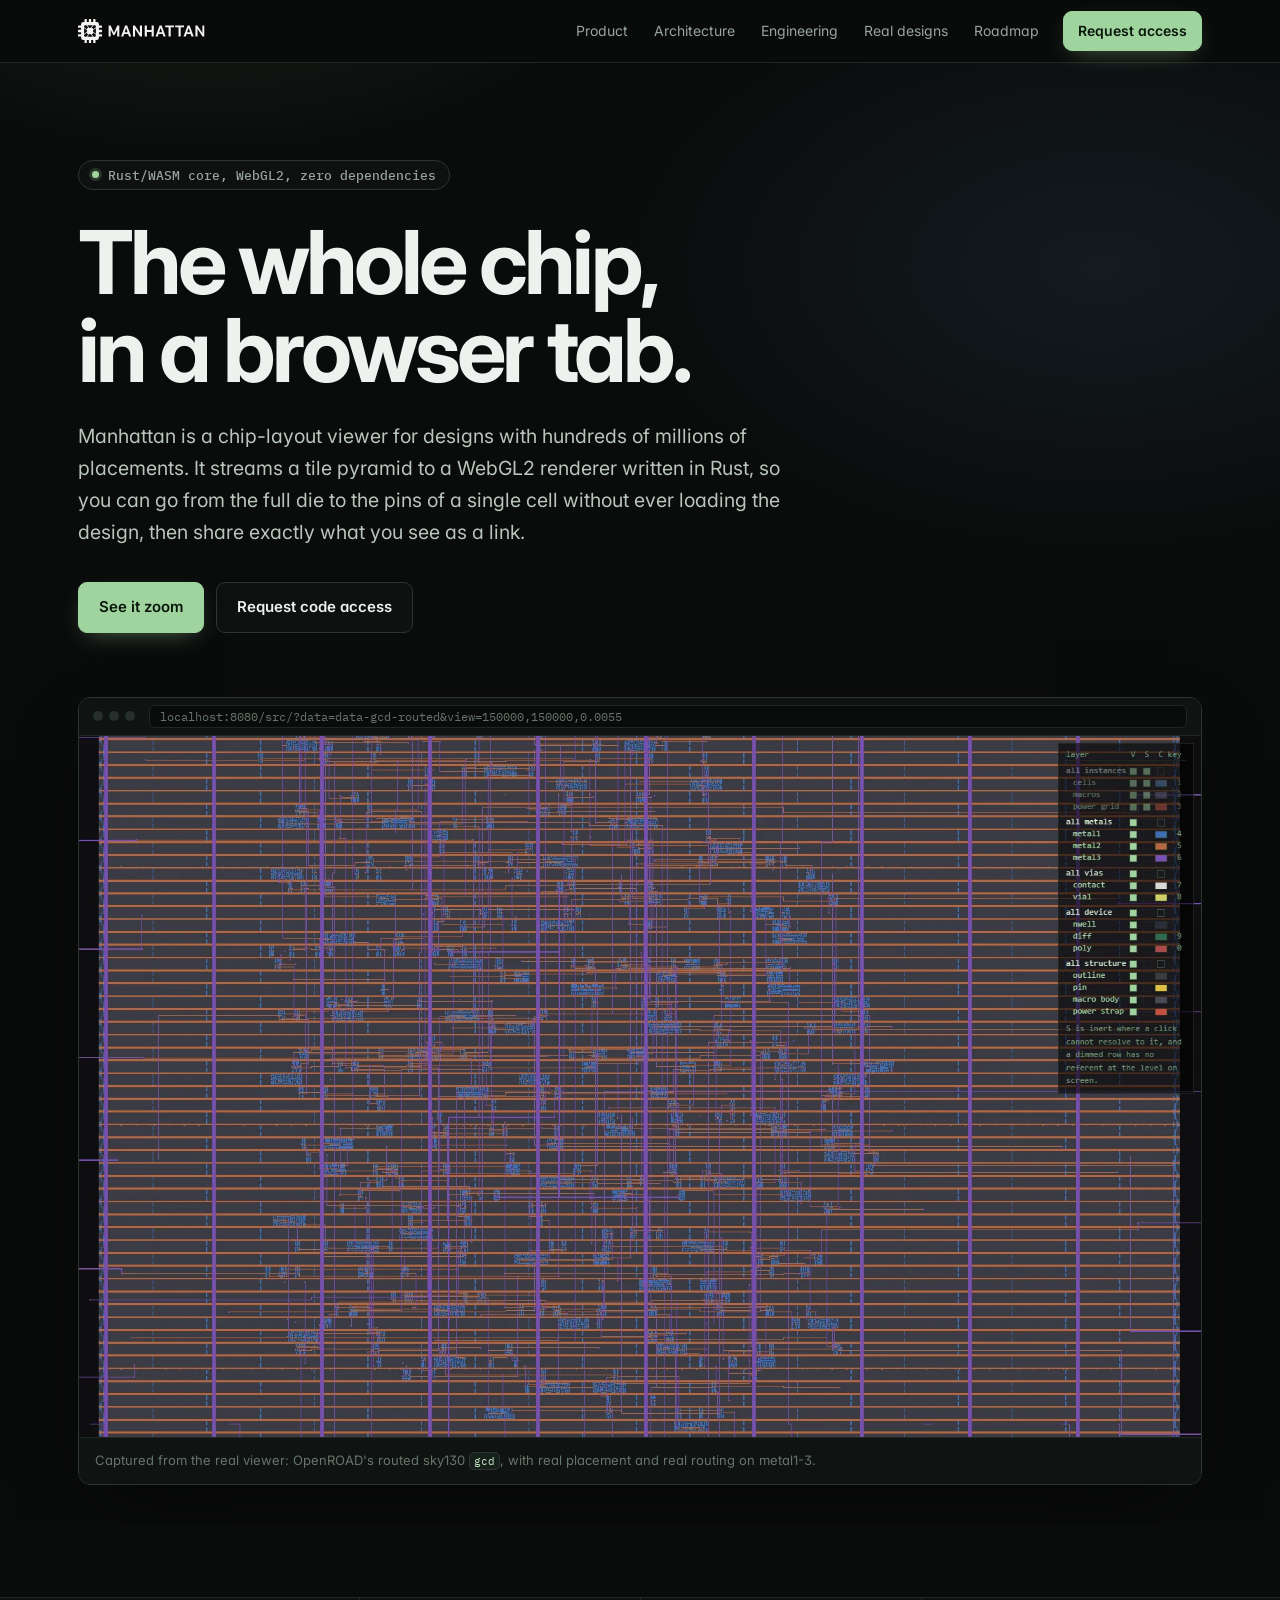
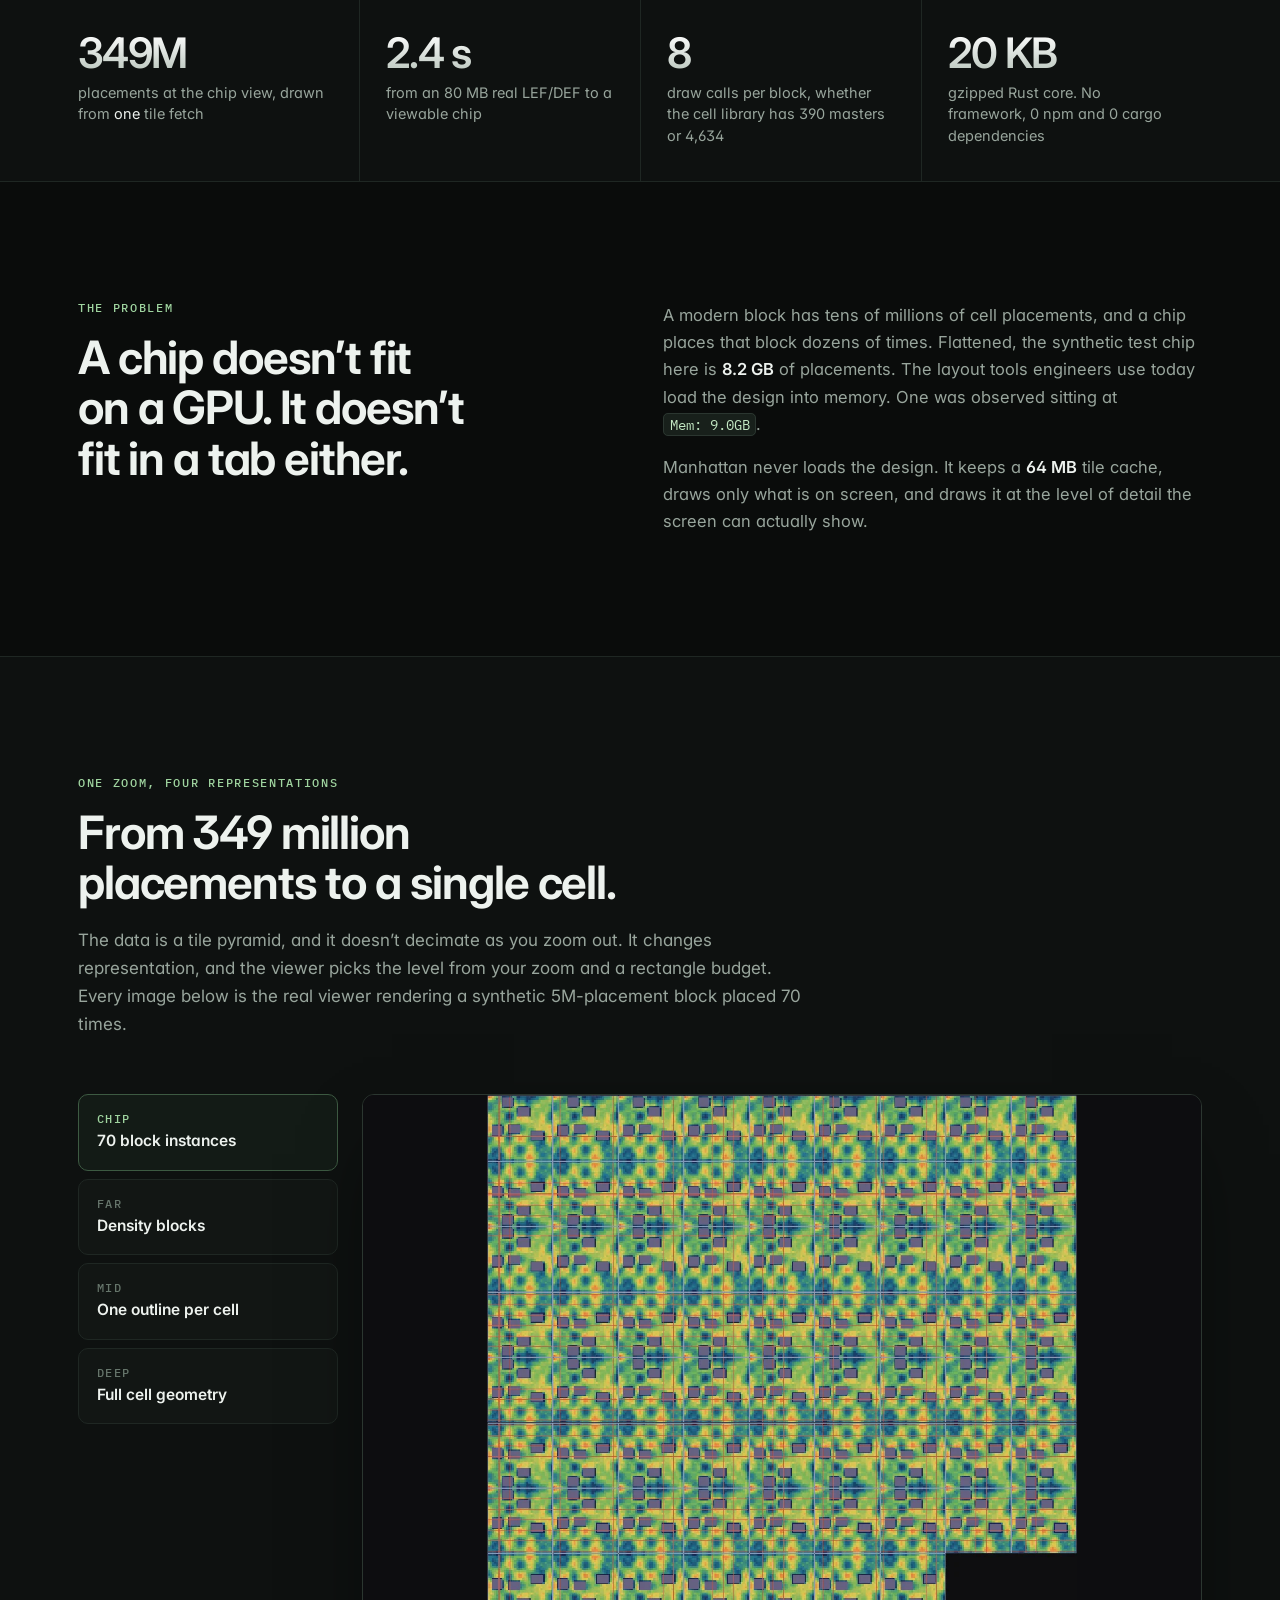
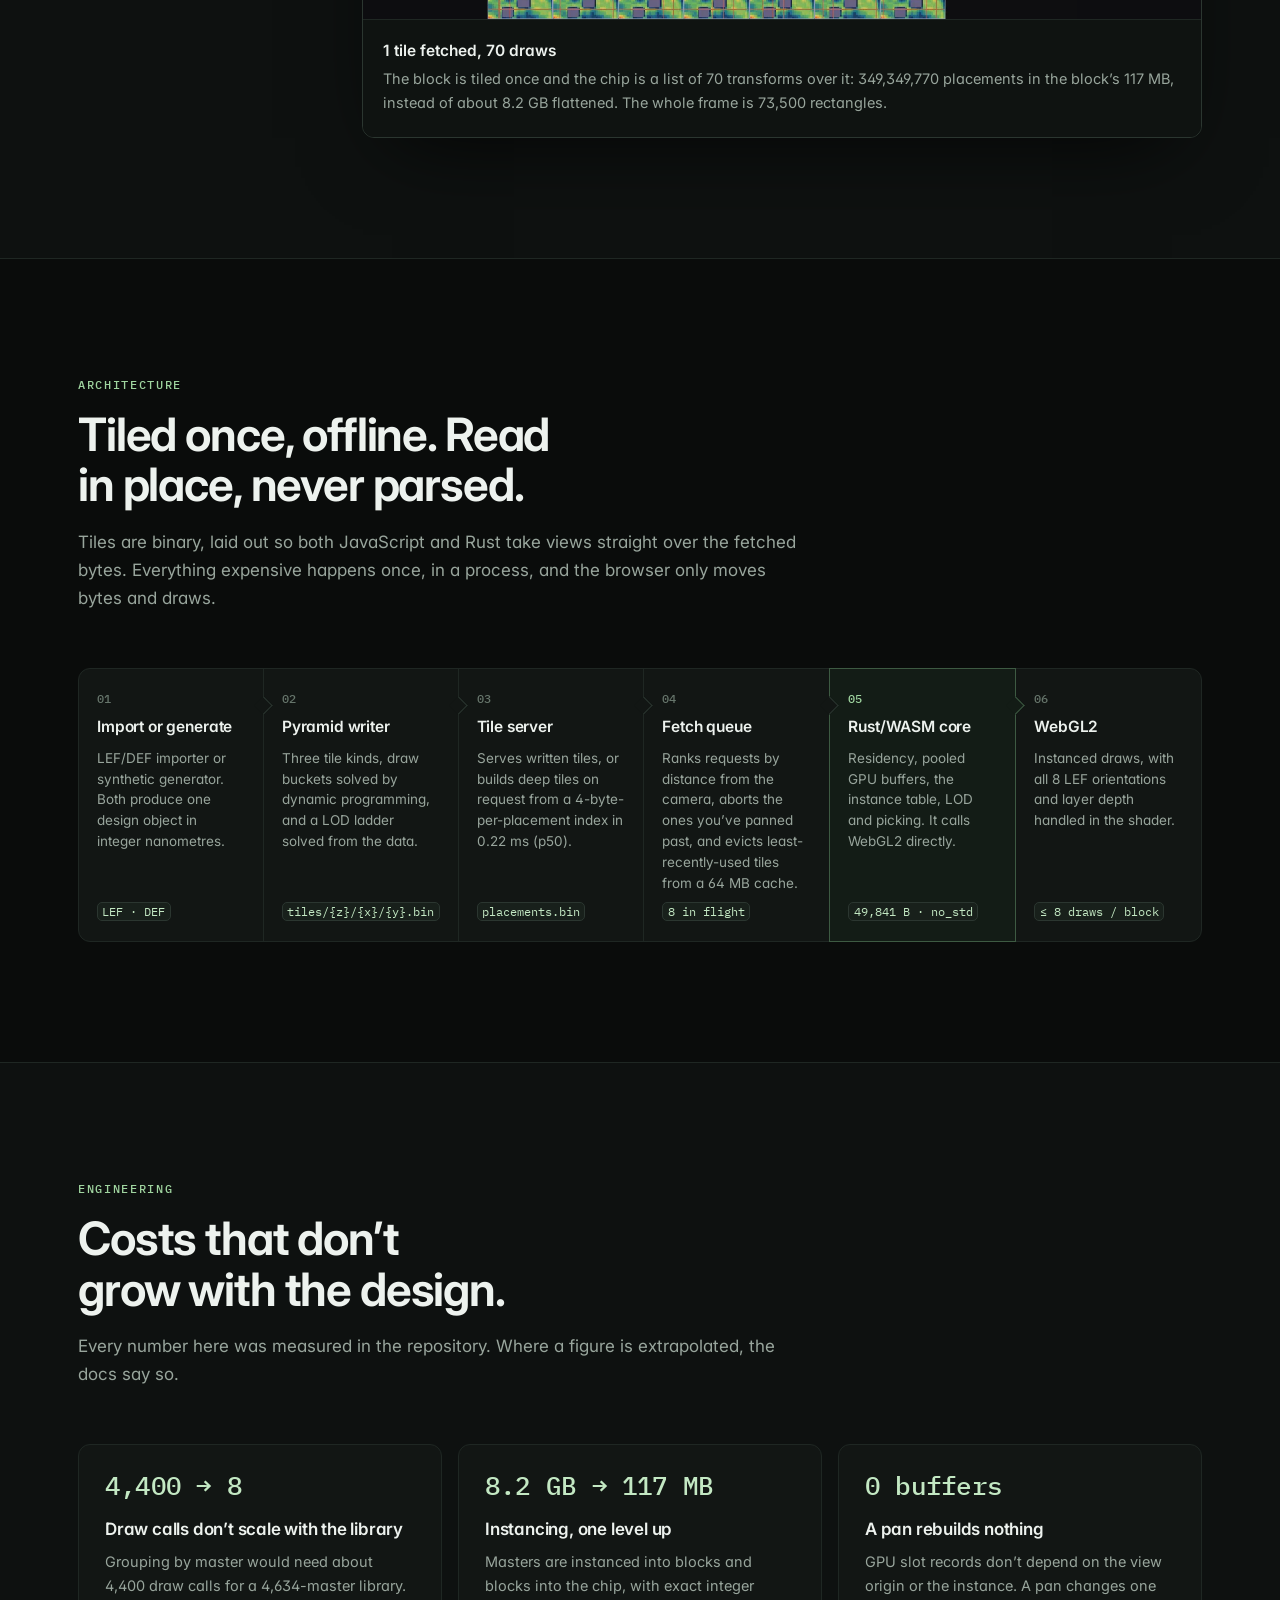
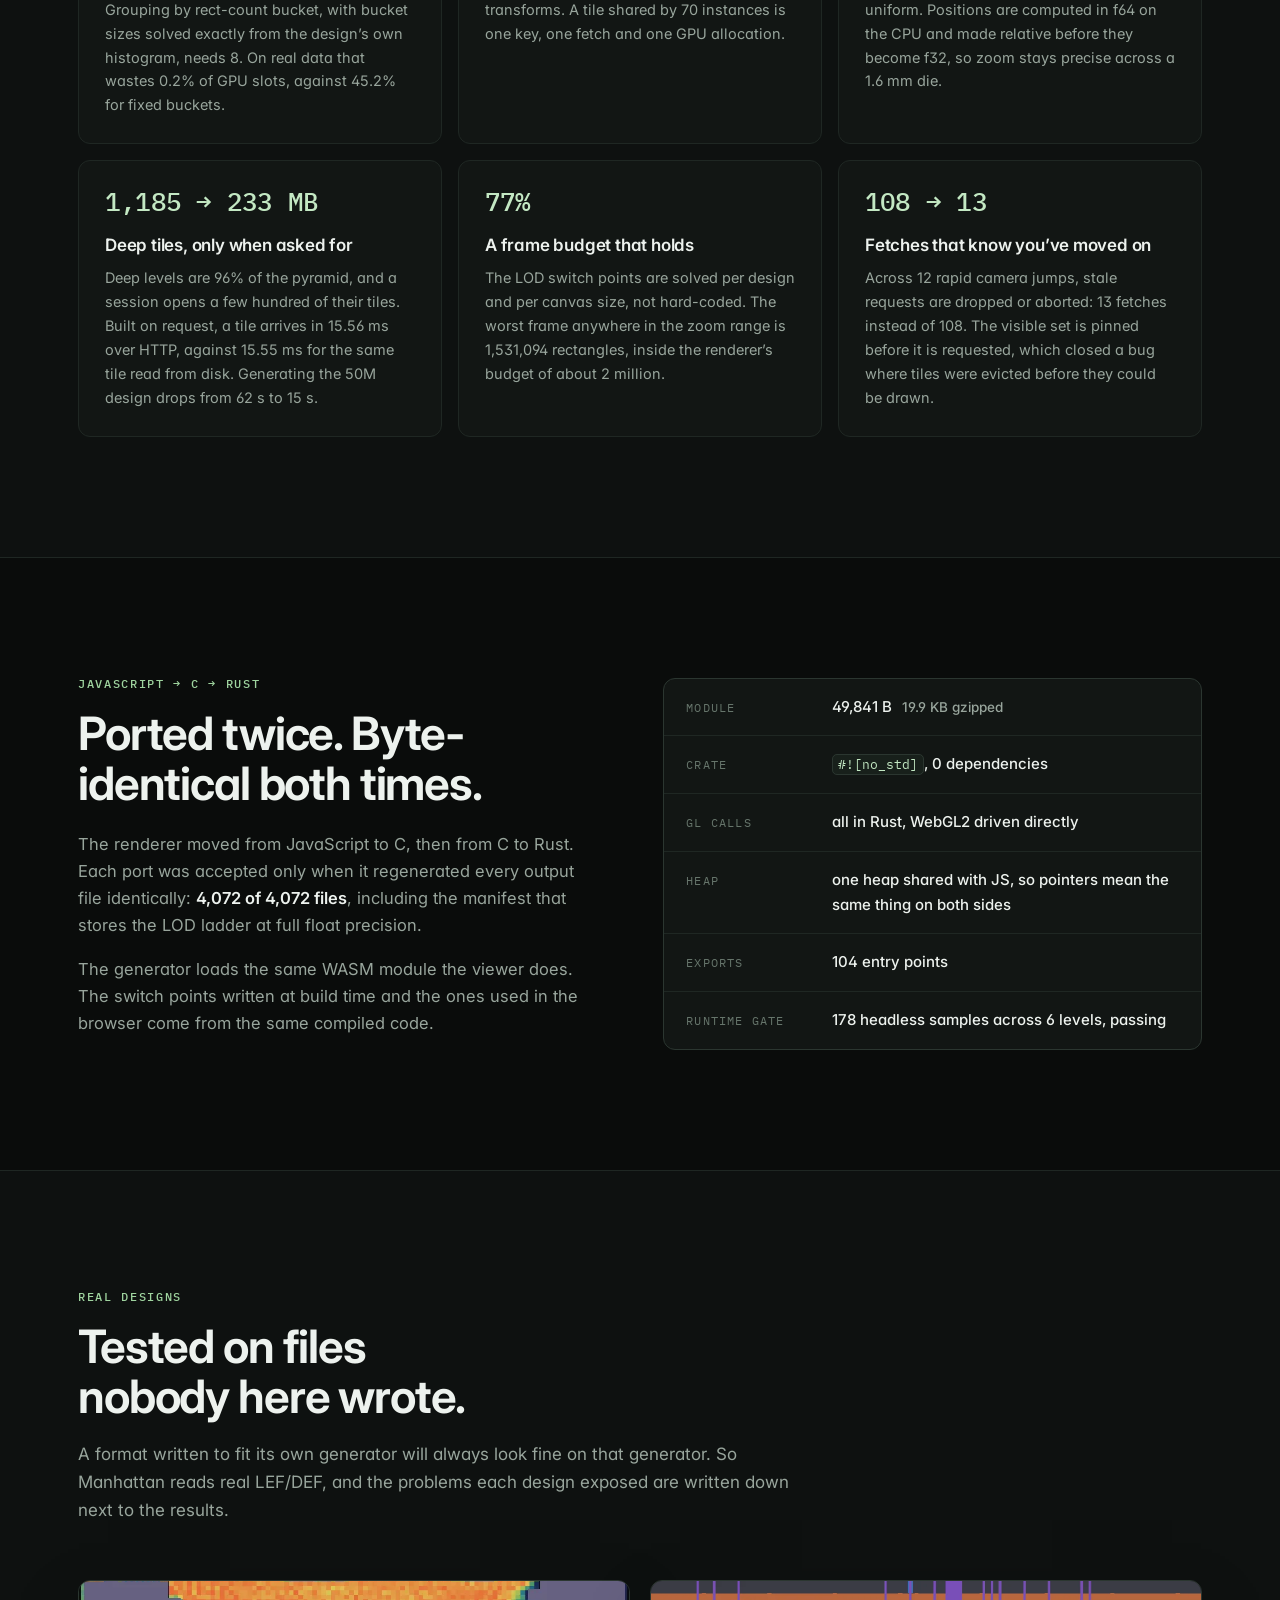
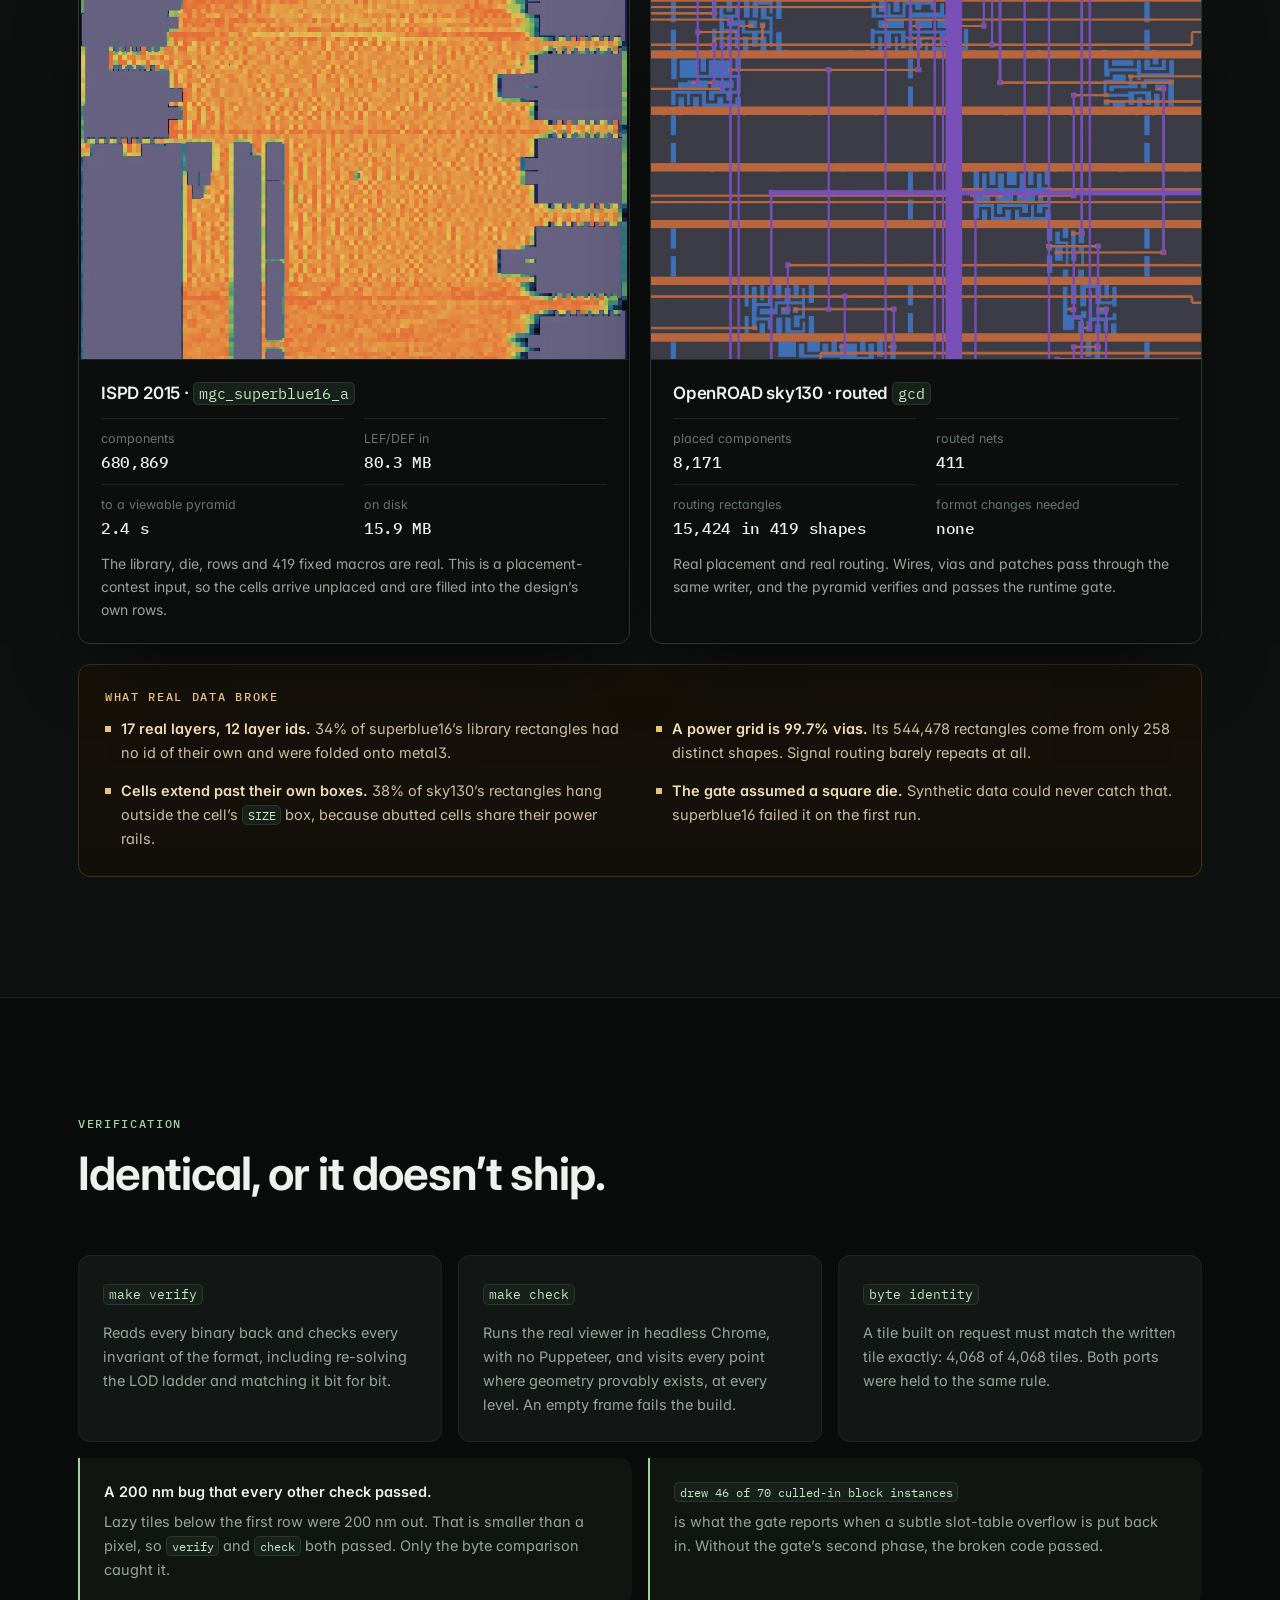
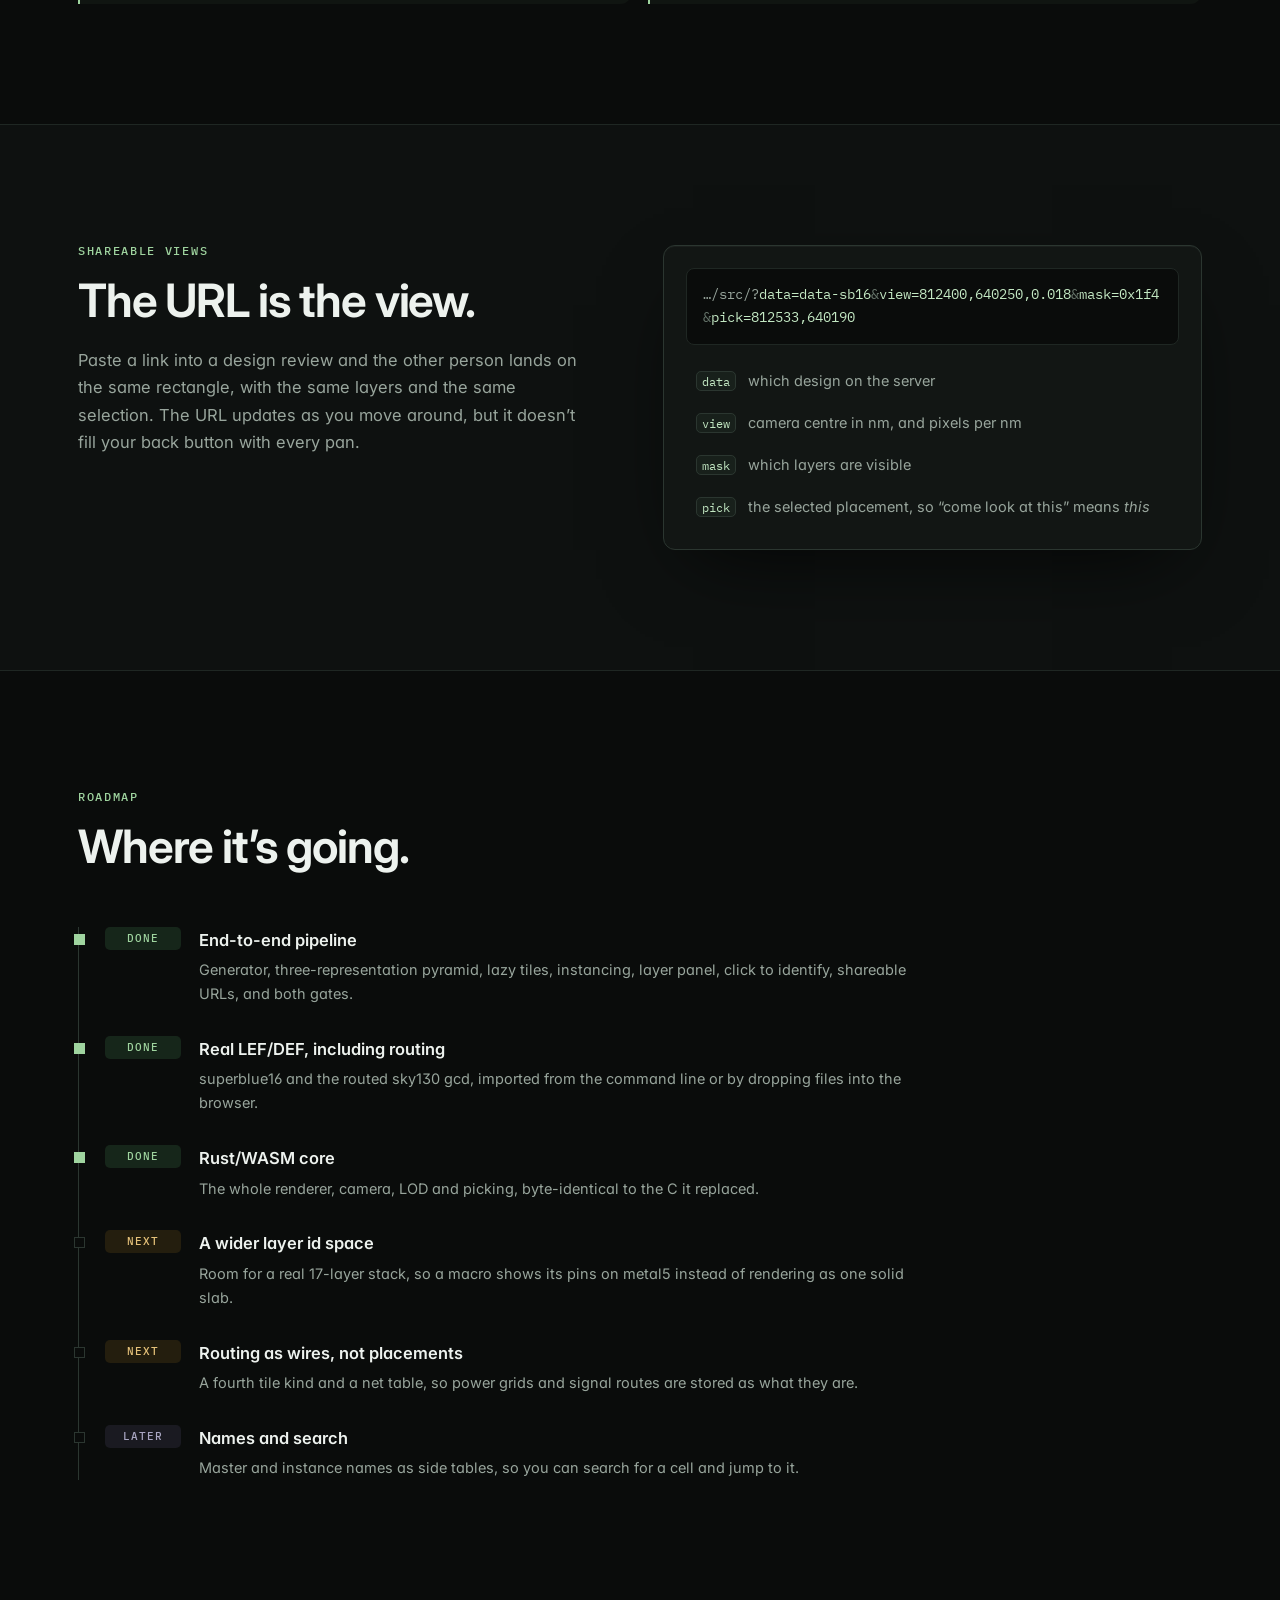
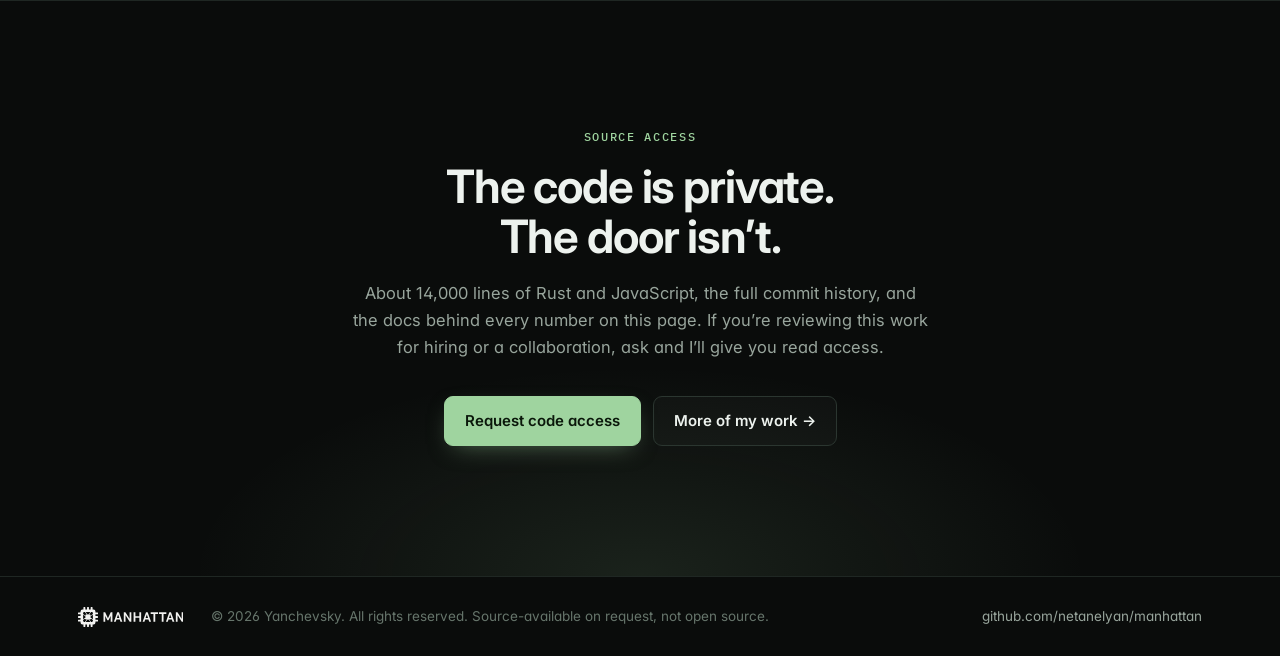
<file: index.html>
<!doctype html>
<html lang="en">
<head>
<meta charset="utf-8">
<meta name="viewport" content="width=device-width, initial-scale=1">
<title>Manhattan - Browser Chip Layout Viewer | WebGL2 + Rust/WASM</title>
<meta name="description" content="Manhattan is a browser-based chip layout viewer for LEF/DEF designs. A Rust/WASM WebGL2 core streams a tile pyramid: 349M placements from one tile fetch.">
<link rel="canonical" href="https://netanelyan.github.io/manhattan/">
<meta name="robots" content="index, follow, max-image-preview:large">
<meta name="author" content="Yanchevsky">
<meta name="theme-color" content="#0a0c0b">
<meta name="color-scheme" content="dark">

<!-- Open Graph (LinkedIn, Slack, Discord, WhatsApp, Facebook) -->
<meta property="og:type" content="website">
<meta property="og:site_name" content="Manhattan">
<meta property="og:url" content="https://netanelyan.github.io/manhattan/">
<meta property="og:title" content="Manhattan - The whole chip, in a browser tab">
<meta property="og:description" content="A chip layout viewer that streams hundreds of millions of placements to a 20 KB Rust/WASM WebGL2 core. Every view is a shareable link.">
<meta property="og:image" content="https://netanelyan.github.io/manhattan/og-image.png">
<meta property="og:image:type" content="image/png">
<meta property="og:image:width" content="1200">
<meta property="og:image:height" content="630">
<meta property="og:image:alt" content="Manhattan: the whole chip, in a browser tab. 349M placements from one tile fetch, 2.4 s from LEF/DEF to view, a 20 KB Rust core. Beside it, a real render of routed sky130 cells.">
<meta property="og:locale" content="en_US">

<!-- X / Twitter -->
<meta name="twitter:card" content="summary_large_image">
<meta name="twitter:title" content="Manhattan - The whole chip, in a browser tab">
<meta name="twitter:description" content="A chip layout viewer that streams hundreds of millions of placements to a 20 KB Rust/WASM WebGL2 core.">
<meta name="twitter:image" content="https://netanelyan.github.io/manhattan/og-image.png">
<meta name="twitter:image:alt" content="Manhattan share card with headline numbers and a real render of routed sky130 cells.">

<!-- Icons -->
<link rel="icon" href="favicon.ico" sizes="48x48">
<link rel="icon" href="favicon.svg" type="image/svg+xml">
<link rel="apple-touch-icon" href="apple-touch-icon.png">
<link rel="manifest" href="site.webmanifest">

<script type="application/ld+json">
{
  "@context": "https://schema.org",
  "@graph": [
    {
      "@type": "WebSite",
      "@id": "https://netanelyan.github.io/manhattan/#website",
      "url": "https://netanelyan.github.io/manhattan/",
      "name": "Manhattan",
      "inLanguage": "en"
    },
    {
      "@type": "SoftwareApplication",
      "@id": "https://netanelyan.github.io/manhattan/#software",
      "name": "Manhattan",
      "url": "https://netanelyan.github.io/manhattan/",
      "description": "A browser-based chip layout viewer for LEF/DEF designs. It streams a binary tile pyramid to a Rust/WebAssembly core that drives WebGL2, so hundreds of millions of placements can be viewed without loading the design.",
      "applicationCategory": "DeveloperApplication",
      "applicationSubCategory": "EDA / chip layout visualization",
      "operatingSystem": "Any (web browser with WebGL2)",
      "programmingLanguage": ["Rust", "JavaScript"],
      "image": "https://netanelyan.github.io/manhattan/og-image.png",
      "screenshot": "https://netanelyan.github.io/manhattan/img/viewer-gcd.webp",
      "featureList": [
        "Tile pyramid with three levels of detail: density, cell outlines, full cell geometry",
        "Block instancing: 349 million placements drawn from one tile fetch",
        "LEF/DEF import, including routing",
        "Rust/WASM WebGL2 core, 0 dependencies",
        "Shareable views: the URL is the camera, layers and selection"
      ],
      "copyrightHolder": { "@type": "Person", "name": "Yanchevsky" },
      "copyrightYear": 2026
    }
  ]
}
</script>

<link rel="preconnect" href="https://fonts.googleapis.com">
<link rel="preconnect" href="https://fonts.gstatic.com" crossorigin>
<link href="https://fonts.googleapis.com/css2?family=IBM+Plex+Mono:wght@400;500&family=Inter:wght@400;500;600;700&display=swap" rel="stylesheet">
<link rel="stylesheet" href="styles.css">
</head>
<body>
<!-- Logo, from manhattan-brand-assets/primary/svg/manhattan-logo-white.svg -->
<svg width="0" height="0" style="position:absolute" aria-hidden="true"><symbol id="logo" viewBox="4.8 4.8 792.6 150.4"><path transform="scale(0.8)" d="M61 6H71A4 4 0 0 1 75 10V30A4 4 0 0 1 71 34H61A4 4 0 0 1 57 30V10A4 4 0 0 1 61 6ZM61 166H71A4 4 0 0 1 75 170V190A4 4 0 0 1 71 194H61A4 4 0 0 1 57 190V170A4 4 0 0 1 61 166ZM10 57H30A4 4 0 0 1 34 61V71A4 4 0 0 1 30 75H10A4 4 0 0 1 6 71V61A4 4 0 0 1 10 57ZM170 57H190A4 4 0 0 1 194 61V71A4 4 0 0 1 190 75H170A4 4 0 0 1 166 71V61A4 4 0 0 1 170 57ZM95 6H105A4 4 0 0 1 109 10V30A4 4 0 0 1 105 34H95A4 4 0 0 1 91 30V10A4 4 0 0 1 95 6ZM95 166H105A4 4 0 0 1 109 170V190A4 4 0 0 1 105 194H95A4 4 0 0 1 91 190V170A4 4 0 0 1 95 166ZM10 91H30A4 4 0 0 1 34 95V105A4 4 0 0 1 30 109H10A4 4 0 0 1 6 105V95A4 4 0 0 1 10 91ZM170 91H190A4 4 0 0 1 194 95V105A4 4 0 0 1 190 109H170A4 4 0 0 1 166 105V95A4 4 0 0 1 170 91ZM129 6H139A4 4 0 0 1 143 10V30A4 4 0 0 1 139 34H129A4 4 0 0 1 125 30V10A4 4 0 0 1 129 6ZM129 166H139A4 4 0 0 1 143 170V190A4 4 0 0 1 139 194H129A4 4 0 0 1 125 190V170A4 4 0 0 1 129 166ZM10 125H30A4 4 0 0 1 34 129V139A4 4 0 0 1 30 143H10A4 4 0 0 1 6 139V129A4 4 0 0 1 10 125ZM170 125H190A4 4 0 0 1 194 129V139A4 4 0 0 1 190 143H170A4 4 0 0 1 166 139V129A4 4 0 0 1 170 125ZM48 30H152A18 18 0 0 1 170 48V152A18 18 0 0 1 152 170H48A18 18 0 0 1 30 152V48A18 18 0 0 1 48 30ZM64 54A10 10 0 0 0 54 64V136A10 10 0 0 0 64 146H136A10 10 0 0 0 146 136V64A10 10 0 0 0 136 54ZM75.45 51.31L95.83 76.78A2.5 2.5 0 0 1 91.92 79.9L71.55 54.44A2.5 2.5 0 0 1 75.45 51.31ZM71.55 145.56L91.92 120.1A2.5 2.5 0 0 1 95.83 123.22L75.45 148.69A2.5 2.5 0 0 1 71.55 145.56ZM54.44 71.55L79.9 91.92A2.5 2.5 0 0 1 76.78 95.83L51.31 75.45A2.5 2.5 0 0 1 54.44 71.55ZM148.69 75.45L123.22 95.83A2.5 2.5 0 0 1 120.1 91.92L145.56 71.55A2.5 2.5 0 0 1 148.69 75.45ZM128.45 54.44L108.08 79.9A2.5 2.5 0 0 1 104.17 76.78L124.55 51.31A2.5 2.5 0 0 1 128.45 54.44ZM124.55 148.69L104.17 123.22A2.5 2.5 0 0 1 108.08 120.1L128.45 145.56A2.5 2.5 0 0 1 124.55 148.69ZM51.31 124.55L76.78 104.17A2.5 2.5 0 0 1 79.9 108.08L54.44 128.45A2.5 2.5 0 0 1 51.31 124.55ZM145.56 128.45L120.1 108.08A2.5 2.5 0 0 1 123.22 104.17L148.69 124.55A2.5 2.5 0 0 1 145.56 128.45ZM82 76H118A6 6 0 0 1 124 82V118A6 6 0 0 1 118 124H82A6 6 0 0 1 76 118V82A6 6 0 0 1 82 76Z"/><path d="M196.5 45H209.1L229.9 90.2H230.1L251 45H263.6V115H250.5V72.4H250.3L234.2 105.2H225.8L209.8 72.4H209.6V115H196.5ZM300.2 45H312.6L338.2 115H324.4L318.7 99.5H294.1L288.4 115H274.6ZM315.7 88.3 306.4 61.7H306.2L297.2 88.3ZM349.2 45H361.4L392.6 92.5H392.8V45H405.9V115H393.7L362.5 67.6H362.3V115H349.2ZM422.9 45H436.5V74.3H466.1V45H479.7V115H466.1V85.9H436.5V115H422.9ZM516.3 45H528.7L554.3 115H540.5L534.8 99.5H510.2L504.5 115H490.7ZM531.8 88.3 522.5 61.7H522.3L513.3 88.3ZM572.2 56.5H551.3V45H606.7V56.5H585.8V115H572.2ZM634.6 56.5H613.7V45H669.1V56.5H648.2V115H634.6ZM691.7 45H704.1L729.7 115H715.9L710.2 99.5H685.6L679.9 115H666.1ZM707.2 88.3 697.9 61.7H697.7L688.7 88.3ZM740.7 45H752.9L784.1 92.5H784.3V45H797.4V115H785.2L754 67.6H753.8V115H740.7Z"/></symbol></svg>

<header class="nav">
  <div class="wrap nav-in">
    <a class="brand" href="#top" aria-label="Manhattan, back to top">
      <svg class="logo" width="126.5" height="24" viewBox="0 0 792.6 150.4" aria-hidden="true"><use href="#logo"/></svg>
    </a>
    <nav class="links" aria-label="Sections">
      <a href="#zoom">Product</a>
      <a href="#architecture">Architecture</a>
      <a href="#engineering">Engineering</a>
      <a href="#real-designs">Real designs</a>
      <a href="#roadmap">Roadmap</a>
    </nav>
    <a class="btn btn-sm" href="#access">Request access</a>
  </div>
</header>

<main id="top">

<!-- Hero -->
<section class="hero">
  <div class="hero-glow" aria-hidden="true"></div>
  <div class="wrap">
    <div class="hero-copy">
      <p class="pill"><span class="dot"></span>Rust/WASM core, WebGL2, zero dependencies</p>
      <h1>The whole chip,<br>in a browser tab.</h1>
      <p class="lede">
        Manhattan is a chip-layout viewer for designs with hundreds of millions of placements.
        It streams a tile pyramid to a WebGL2 renderer written in Rust, so you can go from the full die
        to the pins of a single cell without ever loading the design, then share exactly what you see as a link.
      </p>
      <div class="cta">
        <a class="btn" href="#zoom">See it zoom</a>
        <a class="btn btn-ghost" href="#access">Request code access</a>
      </div>
    </div>

    <figure class="frame hero-frame">
      <div class="frame-bar" aria-hidden="true">
        <span class="lights"><i></i><i></i><i></i></span>
        <span class="addr">localhost:8080/src/?data=data-gcd-routed&amp;view=150000,150000,0.0055</span>
      </div>
      <img src="img/viewer-gcd.webp" width="1600" height="1000" fetchpriority="high"
           alt="The Manhattan viewer showing the routed sky130 gcd design: rows of standard cells in blue, metal2 routing in orange, metal3 in purple, with the layer panel open on the right.">
      <figcaption>Captured from the real viewer: OpenROAD's routed sky130 <code>gcd</code>, with real placement and real routing on metal1-3.</figcaption>
    </figure>
  </div>
</section>

<!-- Proof strip -->
<section class="proof" aria-label="Key results">
  <div class="wrap proof-in">
    <div><b>349M</b><span>placements at the chip view, drawn from <em>one</em> tile fetch</span></div>
    <div><b>2.4 s</b><span>from an 80 MB real LEF/DEF to a viewable chip</span></div>
    <div><b>8</b><span>draw calls per block, whether the cell library has 390 masters or 4,634</span></div>
    <div><b>20 KB</b><span>gzipped Rust core. No framework, 0 npm and 0 cargo dependencies</span></div>
  </div>
</section>

<!-- Problem -->
<section class="section">
  <div class="wrap split">
    <div>
      <p class="eyebrow">The problem</p>
      <h2>A chip doesn’t fit on a GPU. It doesn’t fit in a tab either.</h2>
    </div>
    <div class="prose">
      <p>A modern block has tens of millions of cell placements, and a chip places that block dozens of times.
        Flattened, the synthetic test chip here is <strong>8.2 GB</strong> of placements. The layout tools engineers use
        today load the design into memory. One was observed sitting at <code>Mem: 9.0GB</code>.</p>
      <p>Manhattan never loads the design. It keeps a <strong>64 MB</strong> tile cache, draws only what is on screen,
        and draws it at the level of detail the screen can actually show.</p>
    </div>
  </div>
</section>

<!-- Zoom -->
<section id="zoom" class="section alt">
  <div class="wrap">
    <div class="head">
      <p class="eyebrow">One zoom, four representations</p>
      <h2>From 349 million placements to a single cell.</h2>
      <p class="sub">The data is a tile pyramid, and it doesn’t decimate as you zoom out. It changes representation, and the viewer picks the level from your zoom and a rectangle budget.
        Every image below is the real viewer rendering a synthetic 5M-placement block placed 70 times.</p>
    </div>

    <div class="zoom">
      <div class="zoom-tabs" role="tablist" aria-label="Zoom level">
        <button role="tab" aria-selected="true" aria-controls="zp" data-z="0">
          <span class="z-k">chip</span><span class="z-t">70 block instances</span><span class="bar"><i></i></span>
        </button>
        <button role="tab" aria-selected="false" aria-controls="zp" data-z="1">
          <span class="z-k">far</span><span class="z-t">Density blocks</span><span class="bar"><i></i></span>
        </button>
        <button role="tab" aria-selected="false" aria-controls="zp" data-z="2">
          <span class="z-k">mid</span><span class="z-t">One outline per cell</span><span class="bar"><i></i></span>
        </button>
        <button role="tab" aria-selected="false" aria-controls="zp" data-z="3">
          <span class="z-k">deep</span><span class="z-t">Full cell geometry</span><span class="bar"><i></i></span>
        </button>
      </div>

      <div class="zoom-stage frame" id="zp" role="tabpanel">
        <div class="zoom-imgs">
          <img class="on contain" data-z="0" src="img/zoom-1-chip.webp" width="960" height="853" alt="The full synthetic chip: a 9 by 8 grid of 70 identical blocks, each shown as a density map with macros.">
          <img data-z="1" src="img/zoom-2-block.webp" width="1320" height="1000" loading="lazy" alt="One block at far zoom: a density heat map with purple macros and a red power grid.">
          <img data-z="2" src="img/zoom-3-mid.webp" width="1280" height="800" loading="lazy" alt="Mid zoom: thousands of individual cell outlines in rows, with a macro and power straps.">
          <img data-z="3" src="img/zoom-4-deep.webp" width="1600" height="1000" loading="lazy" alt="Deep zoom: individual cells with diffusion, poly, contacts and pins, between power rails and straps.">
        </div>
        <div class="zoom-meta" aria-live="polite">
          <div class="zm on" data-z="0">
            <b>1 tile fetched, 70 draws</b>
            <span>The block is tiled once and the chip is a list of 70 transforms over it: 349,349,770 placements in the block’s 117 MB, instead of about 8.2 GB flattened. The whole frame is 73,500 rectangles.</span>
          </div>
          <div class="zm" data-z="1">
            <b>Merged density, macros and the power grid</b>
            <span>Placements merge into density blocks, coloured on a ramp stretched over the design’s own 5th to 95th percentile. Filler and decap area are shown as dead space.</span>
          </div>
          <div class="zm" data-z="2">
            <b>One rectangle per placement, one draw call</b>
            <span>Each cell becomes its outline. The level is dropped at 1.84 px per cell, before it turns into noise, and a 1.3× hysteresis band stops it flickering on the boundary.</span>
          </div>
          <div class="zm" data-z="3">
            <b>Every rectangle of every master</b>
            <span>Cell geometry comes from textures, orientation is applied in the vertex shader, and layer order comes from depth instead of a sort. Draws are grouped by rect-count bucket, so the library size doesn’t change the draw count.</span>
          </div>
        </div>
      </div>
    </div>
  </div>
</section>

<!-- Architecture -->
<section id="architecture" class="section">
  <div class="wrap">
    <div class="head">
      <p class="eyebrow">Architecture</p>
      <h2>Tiled once, offline. Read in place, never parsed.</h2>
      <p class="sub">Tiles are binary, laid out so both JavaScript and Rust take views straight over the fetched bytes.
        Everything expensive happens once, in a process, and the browser only moves bytes and draws.</p>
    </div>

    <ol class="pipe">
      <li>
        <span class="n">01</span>
        <b>Import or generate</b>
        <p>LEF/DEF importer or synthetic generator. Both produce one design object in integer nanometres.</p>
        <code>LEF · DEF</code>
      </li>
      <li>
        <span class="n">02</span>
        <b>Pyramid writer</b>
        <p>Three tile kinds, draw buckets solved by dynamic programming, and a LOD ladder solved from the data.</p>
        <code>tiles/{z}/{x}/{y}.bin</code>
      </li>
      <li>
        <span class="n">03</span>
        <b>Tile server</b>
        <p>Serves written tiles, or builds deep tiles on request from a 4-byte-per-placement index in 0.22 ms (p50).</p>
        <code>placements.bin</code>
      </li>
      <li>
        <span class="n">04</span>
        <b>Fetch queue</b>
        <p>Ranks requests by distance from the camera, aborts the ones you’ve panned past, and evicts least-recently-used tiles from a 64 MB cache.</p>
        <code>8 in flight</code>
      </li>
      <li class="hot">
        <span class="n">05</span>
        <b>Rust/WASM core</b>
        <p>Residency, pooled GPU buffers, the instance table, LOD and picking. It calls WebGL2 directly.</p>
        <code>49,841 B · no_std</code>
      </li>
      <li>
        <span class="n">06</span>
        <b>WebGL2</b>
        <p>Instanced draws, with all 8 LEF orientations and layer depth handled in the shader.</p>
        <code>≤ 8 draws / block</code>
      </li>
    </ol>
  </div>
</section>

<!-- Engineering -->
<section id="engineering" class="section alt">
  <div class="wrap">
    <div class="head">
      <p class="eyebrow">Engineering</p>
      <h2>Costs that don’t grow with the design.</h2>
      <p class="sub">Every number here was measured in the repository. Where a figure is extrapolated, the docs say so.</p>
    </div>

    <div class="cards">
      <article class="card">
        <p class="big">4,400 → 8</p>
        <h3>Draw calls don’t scale with the library</h3>
        <p>Grouping by master would need about 4,400 draw calls for a 4,634-master library. Grouping by rect-count bucket, with bucket sizes solved exactly from the design’s own histogram, needs 8. On real data that wastes 0.2% of GPU slots, against 45.2% for fixed buckets.</p>
      </article>
      <article class="card">
        <p class="big">8.2 GB → 117 MB</p>
        <h3>Instancing, one level up</h3>
        <p>Masters are instanced into blocks and blocks into the chip, with exact integer transforms. A tile shared by 70 instances is one key, one fetch and one GPU allocation.</p>
      </article>
      <article class="card">
        <p class="big">0 buffers</p>
        <h3>A pan rebuilds nothing</h3>
        <p>GPU slot records don’t depend on the view origin or the instance. A pan changes one uniform. Positions are computed in f64 on the CPU and made relative before they become f32, so zoom stays precise across a 1.6 mm die.</p>
      </article>
      <article class="card">
        <p class="big">1,185 → 233 MB</p>
        <h3>Deep tiles, only when asked for</h3>
        <p>Deep levels are 96% of the pyramid, and a session opens a few hundred of their tiles. Built on request, a tile arrives in 15.56 ms over HTTP, against 15.55 ms for the same tile read from disk. Generating the 50M design drops from 62 s to 15 s.</p>
      </article>
      <article class="card">
        <p class="big">77%</p>
        <h3>A frame budget that holds</h3>
        <p>The LOD switch points are solved per design and per canvas size, not hard-coded. The worst frame anywhere in the zoom range is 1,531,094 rectangles, inside the renderer’s budget of about 2 million.</p>
      </article>
      <article class="card">
        <p class="big">108 → 13</p>
        <h3>Fetches that know you’ve moved on</h3>
        <p>Across 12 rapid camera jumps, stale requests are dropped or aborted: 13 fetches instead of 108. The visible set is pinned before it is requested, which closed a bug where tiles were evicted before they could be drawn.</p>
      </article>
    </div>
  </div>
</section>

<!-- Port -->
<section class="section">
  <div class="wrap split">
    <div>
      <p class="eyebrow">JavaScript → C → Rust</p>
      <h2>Ported twice. Byte-identical both times.</h2>
      <p class="prose">
        The renderer moved from JavaScript to C, then from C to Rust. Each port was accepted only when it regenerated
        every output file identically: <strong>4,072 of 4,072 files</strong>, including the manifest
        that stores the LOD ladder at full float precision.
      </p>
      <p class="prose">
        The generator loads the same WASM module the viewer does. The switch points written at build time and the ones used
        in the browser come from the same compiled code.
      </p>
    </div>
    <div class="spec">
      <div class="spec-row"><span>module</span><b>49,841 B <em>19.9 KB gzipped</em></b></div>
      <div class="spec-row"><span>crate</span><b><code>#![no_std]</code>, 0 dependencies</b></div>
      <div class="spec-row"><span>GL calls</span><b>all in Rust, WebGL2 driven directly</b></div>
      <div class="spec-row"><span>heap</span><b>one heap shared with JS, so pointers mean the same thing on both sides</b></div>
      <div class="spec-row"><span>exports</span><b>104 entry points</b></div>
      <div class="spec-row"><span>runtime gate</span><b>178 headless samples across 6 levels, passing</b></div>
    </div>
  </div>
</section>

<!-- Real designs -->
<section id="real-designs" class="section alt">
  <div class="wrap">
    <div class="head">
      <p class="eyebrow">Real designs</p>
      <h2>Tested on files nobody here wrote.</h2>
      <p class="sub">A format written to fit its own generator will always look fine on that generator. So Manhattan reads real LEF/DEF,
        and the problems each design exposed are written down next to the results.</p>
    </div>

    <div class="designs">
      <figure class="design frame">
        <img src="img/sb16-die.webp" width="790" height="844" loading="lazy" alt="The superblue16 die: an orange density map of 680,869 cells around dozens of purple macro blocks.">
        <figcaption>
          <h3>ISPD 2015 · <code>mgc_superblue16_a</code></h3>
          <dl>
            <div><dt>components</dt><dd>680,869</dd></div>
            <div><dt>LEF/DEF in</dt><dd>80.3 MB</dd></div>
            <div><dt>to a viewable pyramid</dt><dd>2.4 s</dd></div>
            <div><dt>on disk</dt><dd>15.9 MB</dd></div>
          </dl>
          <p class="note">The library, die, rows and 419 fixed macros are real. This is a placement-contest input, so the cells arrive unplaced and are filled into the design’s own rows.</p>
        </figcaption>
      </figure>
      <figure class="design frame">
        <img src="img/gcd-cells.webp" width="1600" height="1000" loading="lazy" alt="Close-up of sky130 standard cells in blue, crossed by orange metal2 and purple metal3 routing with vias.">
        <figcaption>
          <h3>OpenROAD sky130 · routed <code>gcd</code></h3>
          <dl>
            <div><dt>placed components</dt><dd>8,171</dd></div>
            <div><dt>routed nets</dt><dd>411</dd></div>
            <div><dt>routing rectangles</dt><dd>15,424 in 419 shapes</dd></div>
            <div><dt>format changes needed</dt><dd>none</dd></div>
          </dl>
          <p class="note">Real placement and real routing. Wires, vias and patches pass through the same writer, and the pyramid verifies and passes the runtime gate.</p>
        </figcaption>
      </figure>
    </div>

    <div class="found">
      <p class="eyebrow">What real data broke</p>
      <ul>
        <li><b>17 real layers, 12 layer ids.</b> 34% of superblue16’s library rectangles had no id of their own and were folded onto metal3.</li>
        <li><b>A power grid is 99.7% vias.</b> Its 544,478 rectangles come from only 258 distinct shapes. Signal routing barely repeats at all.</li>
        <li><b>Cells extend past their own boxes.</b> 38% of sky130’s rectangles hang outside the cell’s <code>SIZE</code> box, because abutted cells share their power rails.</li>
        <li><b>The gate assumed a square die.</b> Synthetic data could never catch that. superblue16 failed it on the first run.</li>
      </ul>
    </div>
  </div>
</section>

<!-- Rigor -->
<section class="section">
  <div class="wrap">
    <div class="head">
      <p class="eyebrow">Verification</p>
      <h2>Identical, or it doesn’t ship.</h2>
    </div>
    <div class="gates">
      <div class="gate">
        <code>make verify</code>
        <p>Reads every binary back and checks every invariant of the format, including re-solving the LOD ladder and matching it bit for bit.</p>
      </div>
      <div class="gate">
        <code>make check</code>
        <p>Runs the real viewer in headless Chrome, with no Puppeteer, and visits every point where geometry provably exists, at every level. An empty frame fails the build.</p>
      </div>
      <div class="gate">
        <code>byte identity</code>
        <p>A tile built on request must match the written tile exactly: 4,068 of 4,068 tiles. Both ports were held to the same rule.</p>
      </div>
    </div>
    <div class="stories">
      <blockquote><b>A 200 nm bug that every other check passed.</b> Lazy tiles below the first row were 200 nm out. That is smaller than a pixel, so <code>verify</code> and <code>check</code> both passed. Only the byte comparison caught it.</blockquote>
      <blockquote><b><code>drew 46 of 70 culled-in block instances</code></b> is what the gate reports when a subtle slot-table overflow is put back in. Without the gate’s second phase, the broken code passed.</blockquote>
    </div>
  </div>
</section>

<!-- Share -->
<section id="share" class="section alt">
  <div class="wrap split">
    <div>
      <p class="eyebrow">Shareable views</p>
      <h2>The URL is the view.</h2>
      <p class="prose">
        Paste a link into a design review and the other person lands on the same rectangle, with the same layers and the same
        selection. The URL updates as you move around, but it doesn’t fill your back button with every pan.
      </p>
    </div>
    <div class="url-card frame">
      <div class="url">
        <span class="u-host">…/src/?</span><span class="u-p" data-i="0">data=data-sb16</span>&amp;<span class="u-p" data-i="1">view=812400,640250,0.018</span>&amp;<span class="u-p" data-i="2">mask=0x1f4</span>&amp;<span class="u-p" data-i="3">pick=812533,640190</span>
      </div>
      <ul class="url-legend">
        <li data-i="0"><code>data</code> which design on the server</li>
        <li data-i="1"><code>view</code> camera centre in nm, and pixels per nm</li>
        <li data-i="2"><code>mask</code> which layers are visible</li>
        <li data-i="3"><code>pick</code> the selected placement, so “come look at this” means <em>this</em></li>
      </ul>
    </div>
  </div>
</section>

<!-- Roadmap -->
<section id="roadmap" class="section">
  <div class="wrap">
    <div class="head">
      <p class="eyebrow">Roadmap</p>
      <h2>Where it’s going.</h2>
    </div>
    <ol class="road">
      <li><span class="st done">done</span><div><b>End-to-end pipeline</b><p>Generator, three-representation pyramid, lazy tiles, instancing, layer panel, click to identify, shareable URLs, and both gates.</p></div></li>
      <li><span class="st done">done</span><div><b>Real LEF/DEF, including routing</b><p>superblue16 and the routed sky130 gcd, imported from the command line or by dropping files into the browser.</p></div></li>
      <li><span class="st done">done</span><div><b>Rust/WASM core</b><p>The whole renderer, camera, LOD and picking, byte-identical to the C it replaced.</p></div></li>
      <li><span class="st next">next</span><div><b>A wider layer id space</b><p>Room for a real 17-layer stack, so a macro shows its pins on metal5 instead of rendering as one solid slab.</p></div></li>
      <li><span class="st next">next</span><div><b>Routing as wires, not placements</b><p>A fourth tile kind and a net table, so power grids and signal routes are stored as what they are.</p></div></li>
      <li><span class="st later">later</span><div><b>Names and search</b><p>Master and instance names as side tables, so you can search for a cell and jump to it.</p></div></li>
    </ol>
  </div>
</section>

<!-- Access -->
<section id="access" class="final">
  <div class="wrap final-in">
    <p class="eyebrow">Source access</p>
    <h2>The code is private. The door isn’t.</h2>
    <p>About 14,000 lines of Rust and JavaScript, the full commit history, and the docs behind every number on this page.
      If you’re reviewing this work for hiring or a collaboration, ask and I’ll give you read access.</p>
    <div class="cta">
      <a class="btn" href="https://github.com/netanelyan/manhattan/issues/new?title=Code%20access%20request&amp;body=Who%20I%20am%20and%20why%20I%27d%20like%20to%20see%20the%20source%3A%0A">Request code access</a>
      <a class="btn btn-ghost" href="https://github.com/netanelyan">More of my work →</a>
    </div>
  </div>
</section>

</main>

<footer class="foot">
  <div class="wrap foot-in">
    <span class="brand"><svg class="logo" width="105.4" height="20" viewBox="0 0 792.6 150.4" role="img" aria-label="Manhattan"><use href="#logo"/></svg></span>
    <span>© 2026 Yanchevsky. All rights reserved. Source-available on request, not open source.</span>
    <a href="https://github.com/netanelyan/manhattan">github.com/netanelyan/manhattan</a>
  </div>
</footer>

<script src="main.js" type="module"></script>
</body>
</html>
</file>
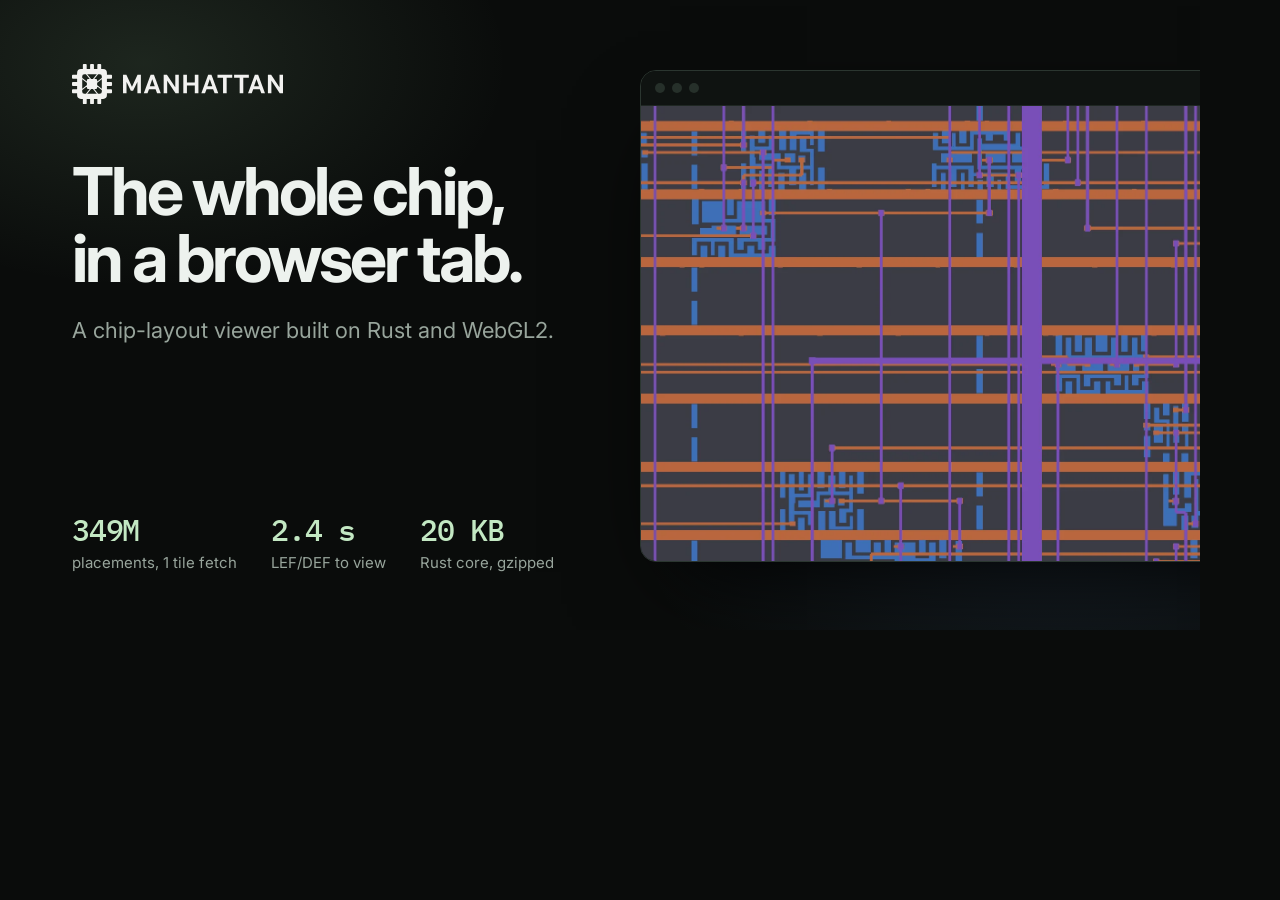
<file: tools/og-image.html>
<!doctype html>
<!-- Source for website/og-image.png (1200x630). Regenerate with tools/build-seo-assets.sh. -->
<html lang="en">
<head>
<meta charset="utf-8">
<title>og image</title>
<link href="https://fonts.googleapis.com/css2?family=IBM+Plex+Mono:wght@500&family=Inter:wght@500;600;700&display=block" rel="stylesheet">
<style>
  :root { --bg: #0a0c0b; --line: #2b3630; --text: #edf2ee; --muted: #98a59c; --accent: #9fd49f; --cell: #5785bd; --power: #d15742; }
  html, body { margin: 0; width: 1200px; height: 630px; overflow: hidden; background: var(--bg); }
  body { font-family: Inter, sans-serif; color: var(--text); position: relative; }
  .glow { position: absolute; inset: 0;
    background: radial-gradient(520px 320px at 12% 10%, rgba(159,212,159,.13), transparent 70%),
                radial-gradient(600px 400px at 88% 80%, rgba(87,133,189,.16), transparent 70%); }
  .shot {
    position: absolute; left: 640px; top: 70px; width: 700px; height: 490px;
    border: 1px solid var(--line); border-radius: 16px; overflow: hidden; background: #0c0e0d;
    box-shadow: 0 40px 90px -30px rgba(0,0,0,.9);
  }
  .bar { height: 34px; border-bottom: 1px solid #1f2723; background: #0f1311; display: flex; align-items: center; gap: 7px; padding: 0 14px; }
  .bar i { width: 10px; height: 10px; border-radius: 50%; background: #26302a; }
  .shot img { display: block; width: 100%; height: calc(100% - 35px); object-fit: cover; object-position: 20% 30%; }
  .copy { position: absolute; left: 72px; top: 64px; width: 560px; }
  .logo { display: block; height: 40px; width: auto; }
  h1 { margin: 54px 0 0; font-size: 66px; line-height: 1.02; letter-spacing: -0.045em; font-weight: 700; }
  p { margin: 22px 0 0; font-size: 22px; line-height: 1.45; color: var(--muted); white-space: nowrap; }
  .stats { position: absolute; left: 72px; bottom: 58px; display: flex; gap: 34px; }
  .stats div { display: flex; flex-direction: column; gap: 4px; }
  .stats b { font: 500 30px 'IBM Plex Mono', monospace; letter-spacing: -0.04em; color: #c3e8c3; }
  .stats span { font-size: 15px; color: var(--muted); }
</style>
</head>
<body>
  <div class="glow"></div>
  <div class="shot"><div class="bar"><i></i><i></i><i></i></div><img src="../website/img/gcd-cells.webp" alt=""></div>
  <div class="copy">
    <img class="logo" src="../manhattan-brand-assets/primary/svg/manhattan-logo-white.svg" alt="Manhattan">
    <h1>The whole chip,<br>in a browser tab.</h1>
    <p>A chip-layout viewer built on Rust and WebGL2.</p>
  </div>
  <div class="stats">
    <div><b>349M</b><span>placements, 1 tile fetch</span></div>
    <div><b>2.4 s</b><span>LEF/DEF to view</span></div>
    <div><b>20 KB</b><span>Rust core, gzipped</span></div>
  </div>
</body>
</html>
</file>
<file: styles.css>
:root {
  --bg: #0a0c0b;
  --bg-2: #0e1110;
  --panel: #121614;
  --panel-2: #161b18;
  --line: #1f2723;
  --line-2: #2b3630;
  --text: #edf2ee;
  --muted: #98a59c;
  --dim: #66756b;
  --accent: #9fd49f;
  --accent-2: #c3e8c3;
  --accent-ink: #0a170a;
  --cell: #5785bd;
  --macro: #66607f;
  --power: #d15742;
  --gold: #e6c27a;
  --sans: "Inter", system-ui, -apple-system, "Segoe UI", sans-serif;
  --mono: "IBM Plex Mono", ui-monospace, Consolas, monospace;
  --r: 12px;
  --shadow: 0 1px 0 rgba(255,255,255,.04) inset, 0 30px 80px -30px rgba(0,0,0,.8);
}

* { box-sizing: border-box; }
html { scroll-behavior: smooth; scroll-padding-top: 76px; }
@media (prefers-reduced-motion: reduce) { html { scroll-behavior: auto; } }
body {
  margin: 0; background: var(--bg); color: var(--text);
  font: 16.5px/1.65 var(--sans); -webkit-font-smoothing: antialiased;
  font-feature-settings: "cv11", "ss01";
  overflow-x: hidden;
}
img { display: block; max-width: 100%; height: auto; }
a { color: inherit; }
code, kbd {
  font: 0.86em var(--mono); background: #18201b; border: 1px solid var(--line-2);
  padding: 0.08em 0.38em; border-radius: 5px; color: var(--accent-2); white-space: nowrap;
}
h1, h2, h3 { margin: 0; letter-spacing: -0.025em; line-height: 1.1; }
h2 { font-size: clamp(30px, 4.2vw, 46px); font-weight: 650; max-width: 20ch; text-wrap: balance; }
h3 { font-size: 17px; font-weight: 600; letter-spacing: -0.012em; line-height: 1.3; }
p { margin: 0; }
strong { color: var(--text); font-weight: 600; }

.wrap { max-width: 1180px; margin: 0 auto; padding: 0 28px; }
@media (max-width: 600px) { .wrap { padding: 0 16px; } }

.eyebrow {
  font: 500 12px/1 var(--mono); letter-spacing: 0.14em; text-transform: uppercase;
  color: var(--accent); margin-bottom: 18px;
}
.head { margin-bottom: 56px; }
.sub { color: var(--muted); max-width: 66ch; margin-top: 18px; font-size: 17px; }
.prose { color: var(--muted); }
.prose p + p, p.prose + p.prose { margin-top: 16px; }
h2 + .prose { margin-top: 22px; }

/* Buttons */
.btn {
  display: inline-flex; align-items: center; gap: 8px; white-space: nowrap;
  background: var(--accent); color: var(--accent-ink); text-decoration: none;
  font-weight: 600; font-size: 15px; padding: 12px 20px; border-radius: 9px;
  border: 1px solid var(--accent);
  box-shadow: 0 0 0 0 rgba(159,212,159,0), 0 8px 24px -10px rgba(159,212,159,.5);
  transition: transform .15s, background .15s, box-shadow .15s;
}
.btn:hover { background: var(--accent-2); transform: translateY(-1px); }
.btn-ghost { background: rgba(255,255,255,.02); color: var(--text); border-color: var(--line-2); box-shadow: none; }
.btn-ghost:hover { background: #151b17; }
.btn-sm { padding: 7px 14px; font-size: 14px; }
.cta { display: flex; flex-wrap: wrap; gap: 12px; margin-top: 34px; }

/* Nav */
.nav {
  position: sticky; top: 0; z-index: 30;
  background: rgba(10, 12, 11, 0.72); backdrop-filter: saturate(140%) blur(12px);
  border-bottom: 1px solid var(--line);
}
.nav-in { display: flex; align-items: center; gap: 24px; height: 62px; }
.brand { display: inline-flex; align-items: center; text-decoration: none; }
.links { display: flex; gap: 26px; margin-left: auto; font-size: 14px; }
.links a { color: var(--muted); text-decoration: none; transition: color .15s; }
.links a:hover { color: var(--text); }
@media (max-width: 860px) { .links { display: none; } .nav .btn { margin-left: auto; } }

/* The brand kit's logo is one colour, #F2F2F0 on dark */
.logo { display: block; fill: #f2f2f0; }

/* Frames (product windows) */
.frame {
  margin: 0; background: #0c0e0d; border: 1px solid var(--line-2); border-radius: var(--r);
  overflow: hidden; box-shadow: var(--shadow);
}
.frame-bar {
  display: flex; align-items: center; gap: 14px; height: 38px; padding: 0 14px;
  border-bottom: 1px solid var(--line); background: #0f1311;
}
.lights { display: inline-flex; gap: 6px; }
.lights i { width: 10px; height: 10px; border-radius: 50%; background: #26302a; }
.addr {
  flex: 1; min-width: 0; font: 12px var(--mono); color: var(--dim);
  background: #0a0c0b; border: 1px solid var(--line); border-radius: 6px; padding: 3px 10px;
  overflow: hidden; text-overflow: ellipsis; white-space: nowrap;
}

/* Hero */
.hero { position: relative; padding: 96px 0 40px; overflow: hidden; }
.hero-glow {
  position: absolute; inset: -20% -10% auto; height: 900px; pointer-events: none;
  background:
    radial-gradient(600px 320px at 22% 18%, rgba(159,212,159,.10), transparent 70%),
    radial-gradient(700px 420px at 80% 55%, rgba(87,133,189,.12), transparent 70%);
}
.hero .wrap { position: relative; }
.hero-copy { max-width: 780px; }
.pill {
  display: inline-flex; align-items: center; gap: 9px; font: 500 12.5px var(--mono); color: var(--muted);
  border: 1px solid var(--line-2); background: rgba(255,255,255,.02); border-radius: 999px; padding: 6px 13px;
  margin-bottom: 28px;
}
.pill .dot { width: 7px; height: 7px; border-radius: 50%; background: var(--accent); box-shadow: 0 0 0 3px rgba(159,212,159,.18); }
.hero h1 { font-size: clamp(44px, 7.4vw, 88px); font-weight: 700; letter-spacing: -0.045em; line-height: 1.0; }
.lede { font-size: clamp(17px, 1.55vw, 19.5px); color: #b9c5bc; max-width: 60ch; margin-top: 26px; }
.hero-frame { margin-top: 64px; }
.hero-frame img { width: 100%; }
.hero-frame figcaption, .frame > figcaption.cap {
  font-size: 13px; color: var(--dim); padding: 12px 16px; border-top: 1px solid var(--line); background: #0f1311;
}

/* Proof */
.proof { border-top: 1px solid var(--line); border-bottom: 1px solid var(--line); background: var(--bg-2); margin-top: 72px; }
.proof-in { display: grid; grid-template-columns: repeat(4, 1fr); }
.proof-in div { padding: 34px 26px; border-left: 1px solid var(--line); display: flex; flex-direction: column; gap: 8px; }
.proof-in div:first-child { border-left: 0; padding-left: 0; }
.proof b { font: 600 clamp(30px, 3.4vw, 42px)/1 var(--sans); letter-spacing: -0.04em;
  background: linear-gradient(180deg, #fff, #b9c5bc); -webkit-background-clip: text; background-clip: text; color: transparent; }
.proof span { color: var(--muted); font-size: 14.5px; line-height: 1.5; }
.proof em { font-style: normal; color: var(--text); }
@media (max-width: 860px) {
  .proof-in { grid-template-columns: 1fr 1fr; }
  .proof-in div { border-left: 0; padding-left: 0; border-top: 1px solid var(--line); }
  .proof-in div:nth-child(-n+2) { border-top: 0; }
}

/* Sections */
.section { padding: 120px 0; }
.section.alt { background: var(--bg-2); border-top: 1px solid var(--line); border-bottom: 1px solid var(--line); }
@media (max-width: 700px) { .section { padding: 76px 0; } .head { margin-bottom: 40px; } }
.split { display: grid; grid-template-columns: 1fr 1.05fr; gap: 72px; align-items: start; }
@media (max-width: 900px) { .split { grid-template-columns: 1fr; gap: 32px; } }

/* Zoom */
.zoom { display: grid; grid-template-columns: 260px 1fr; gap: 24px; align-items: start; }
.zoom-tabs { display: flex; flex-direction: column; gap: 8px; }
.zoom-tabs button {
  all: unset; box-sizing: border-box; cursor: pointer; position: relative; overflow: hidden;
  display: grid; gap: 2px; padding: 16px 18px; border-radius: 10px;
  border: 1px solid var(--line); background: var(--panel); transition: border-color .2s, background .2s;
}
.zoom-tabs button:hover { border-color: var(--line-2); }
.zoom-tabs button[aria-selected="true"] { border-color: #3d5a42; background: #131b16; }
.zoom-tabs button:focus-visible { outline: 2px solid var(--accent); outline-offset: 2px; }
.z-k { font: 500 11.5px var(--mono); letter-spacing: .12em; text-transform: uppercase; color: var(--dim); }
button[aria-selected="true"] .z-k { color: var(--accent); }
.z-t { font-weight: 600; font-size: 15.5px; }
.bar { position: absolute; left: 0; right: 0; bottom: 0; height: 2px; background: transparent; }
.bar i { display: block; height: 100%; width: 0; background: var(--accent); }
button[aria-selected="true"] .bar i { animation: fill var(--dur, 5s) linear forwards; }
.zoom.paused button .bar i { animation: none; width: 0; }
@keyframes fill { to { width: 100%; } }

.zoom-stage { position: relative; }
.zoom-imgs { position: relative; aspect-ratio: 16 / 10; background: #0d0d10; overflow: hidden; }
.zoom-imgs img {
  position: absolute; inset: 0; width: 100%; height: 100%; object-fit: cover;
  opacity: 0; transform: scale(1.12); transition: opacity .7s ease, transform 1.4s cubic-bezier(.2,.7,.2,1);
}
.zoom-imgs img.contain { object-fit: contain; }
.zoom-imgs img.on { opacity: 1; transform: scale(1); }
.zoom-imgs img.out { opacity: 0; transform: scale(.94); }
@media (prefers-reduced-motion: reduce) { .zoom-imgs img { transition: opacity .2s; transform: none !important; } }
.zoom-meta { position: relative; border-top: 1px solid var(--line); background: #0f1311; min-height: 118px; }
.zm { position: absolute; inset: 0; padding: 18px 20px; opacity: 0; transition: opacity .4s; display: grid; gap: 4px; align-content: start; }
.zm.on { opacity: 1; position: relative; }
.zm b { font-weight: 600; font-size: 15.5px; }
.zm span { color: var(--muted); font-size: 14.5px; }
@media (max-width: 900px) {
  .zoom { grid-template-columns: 1fr; }
  .zoom-tabs { flex-direction: row; overflow-x: auto; scrollbar-width: none; }
  .zoom-tabs button { flex: 1 0 150px; padding: 12px 14px; }
}

/* Pipeline */
.pipe { list-style: none; margin: 0; padding: 0; display: grid; grid-template-columns: repeat(6, 1fr); gap: 0; position: relative; }
.pipe li {
  position: relative; padding: 22px 18px 20px; background: var(--panel); border: 1px solid var(--line);
  margin-left: -1px; display: flex; flex-direction: column; gap: 8px;
}
.pipe li:first-child { border-radius: var(--r) 0 0 var(--r); margin-left: 0; }
.pipe li:last-child { border-radius: 0 var(--r) var(--r) 0; }
.pipe li:not(:last-child)::after {
  content: ""; position: absolute; right: -7px; top: 30px; width: 12px; height: 12px; z-index: 2;
  background: var(--panel); border-top: 1px solid var(--line-2); border-right: 1px solid var(--line-2); transform: rotate(45deg);
}
.pipe li.hot { background: #131c16; border-color: #3d5a42; z-index: 1; }
.pipe li.hot::after { background: #131c16; border-color: #3d5a42; }
.pipe .n { font: 500 11.5px var(--mono); color: var(--dim); }
.pipe li.hot .n { color: var(--accent); }
.pipe b { font-weight: 600; font-size: 15.5px; letter-spacing: -0.01em; }
.pipe p { color: var(--muted); font-size: 13.5px; line-height: 1.55; flex: 1; }
.pipe code { align-self: flex-start; font-size: 11.5px; white-space: normal; }
@media (max-width: 1060px) {
  .pipe { grid-template-columns: repeat(3, 1fr); gap: 12px; }
  .pipe li, .pipe li:first-child, .pipe li:last-child { border-radius: 10px; margin-left: 0; }
  .pipe li::after { display: none; }
}
@media (max-width: 620px) { .pipe { grid-template-columns: 1fr; } }

/* Cards */
.cards { display: grid; grid-template-columns: repeat(3, 1fr); gap: 16px; }
.card { background: var(--panel); border: 1px solid var(--line); border-radius: var(--r); padding: 26px; display: flex; flex-direction: column; gap: 10px; transition: border-color .2s, transform .2s; }
.card:hover { border-color: var(--line-2); transform: translateY(-2px); }
.card .big { font: 500 26px/1.1 var(--mono); letter-spacing: -0.03em; color: var(--accent-2); margin-bottom: 8px; }
.card h3 + p { color: var(--muted); font-size: 14.5px; }
@media (max-width: 960px) { .cards { grid-template-columns: 1fr 1fr; } }
@media (max-width: 600px) { .cards { grid-template-columns: 1fr; } }

/* Spec sheet */
.spec { border: 1px solid var(--line-2); border-radius: var(--r); background: var(--panel); overflow: hidden; }
.spec-row { display: grid; grid-template-columns: 130px 1fr; gap: 16px; padding: 16px 22px; border-top: 1px solid var(--line); align-items: baseline; }
.spec-row:first-child { border-top: 0; }
.spec-row span { font: 12px var(--mono); color: var(--dim); text-transform: uppercase; letter-spacing: .1em; }
.spec-row b { font-weight: 500; font-size: 15px; }
.spec-row em { font-style: normal; color: var(--muted); font-size: 13.5px; margin-left: 6px; }
@media (max-width: 520px) { .spec-row { grid-template-columns: 1fr; gap: 4px; } }

/* Real designs */
.designs { display: grid; grid-template-columns: 1fr 1fr; gap: 20px; }
.design { display: flex; flex-direction: column; }
.design img { width: 100%; aspect-ratio: 16 / 11; object-fit: cover; background: #0d0d10; }
.design figcaption { padding: 22px; border-top: 1px solid var(--line); display: flex; flex-direction: column; gap: 14px; flex: 1; }
.design dl { margin: 0; display: grid; grid-template-columns: 1fr 1fr; gap: 12px 20px; }
.design dl div { border-top: 1px solid var(--line); padding-top: 10px; }
.design dt { font-size: 12.5px; color: var(--dim); }
.design dd { margin: 2px 0 0; font: 500 16px var(--mono); letter-spacing: -0.02em; }
.design .note { color: var(--muted); font-size: 14px; }
@media (max-width: 900px) { .designs { grid-template-columns: 1fr; } }

.found { margin-top: 20px; border: 1px solid #3d321a; background: linear-gradient(180deg, #16120a, #120f09); border-radius: var(--r); padding: 26px; }
.found .eyebrow { color: var(--gold); margin-bottom: 14px; }
.found ul { list-style: none; margin: 0; padding: 0; display: grid; grid-template-columns: 1fr 1fr; gap: 14px 32px; }
.found li { color: #cdbf9f; font-size: 14.5px; padding-left: 16px; position: relative; }
.found li::before { content: ""; position: absolute; left: 0; top: .62em; width: 6px; height: 6px; background: var(--gold); }
.found b { color: #f1dfb4; font-weight: 600; }
@media (max-width: 760px) { .found ul { grid-template-columns: 1fr; } }

/* Gates */
.gates { display: grid; grid-template-columns: repeat(3, 1fr); gap: 16px; }
.gate { border: 1px solid var(--line); border-radius: var(--r); padding: 24px; background: var(--panel); }
.gate code { font-size: 13px; }
.gate p { color: var(--muted); font-size: 14.5px; margin-top: 14px; }
.stories { display: grid; grid-template-columns: 1fr 1fr; gap: 16px; margin-top: 16px; }
.stories blockquote { margin: 0; padding: 22px 24px; border-left: 2px solid var(--accent); background: rgba(159,212,159,.04); border-radius: 0 var(--r) var(--r) 0; color: var(--muted); font-size: 14.5px; }
.stories blockquote b { color: var(--text); display: block; margin-bottom: 6px; font-weight: 600; }
.stories blockquote b code { white-space: normal; }
@media (max-width: 860px) { .gates, .stories { grid-template-columns: 1fr; } }

/* URL card */
.url-card { padding: 22px; background: var(--panel); }
.url { font: 13.5px/1.75 var(--mono); color: var(--dim); word-break: break-all; background: #0a0c0b; border: 1px solid var(--line); border-radius: 8px; padding: 14px 16px; }
.u-host { color: var(--muted); }
.u-p { color: var(--accent-2); border-radius: 3px; transition: background .15s, color .15s; }
.u-p.on { background: var(--accent); color: var(--accent-ink); }
.url-legend { list-style: none; padding: 0; margin: 16px 0 0; display: grid; gap: 2px; }
.url-legend li { color: var(--muted); font-size: 14.5px; padding: 8px 10px; border-radius: 7px; cursor: default; transition: background .15s, color .15s; }
.url-legend li.on { background: #18201b; color: var(--text); }
.url-legend code { margin-right: 8px; }

/* Roadmap */
.road { list-style: none; padding: 0; margin: 0; border-left: 1px solid var(--line-2); max-width: 860px; }
.road li { display: grid; grid-template-columns: 76px 1fr; gap: 18px; padding: 0 0 30px 26px; position: relative; }
.road li:last-child { padding-bottom: 0; }
.road li::before { content: ""; position: absolute; left: -5px; top: 7px; width: 9px; height: 9px; background: var(--bg); border: 1px solid var(--line-2); }
.road li:has(.done)::before { background: var(--accent); border-color: var(--accent); }
.road b { font-weight: 600; }
.road p { color: var(--muted); font-size: 14.5px; margin-top: 4px; }
.st { font: 500 11px/1 var(--mono); text-transform: uppercase; letter-spacing: .1em; padding: 6px 0; text-align: center; border-radius: 5px; height: fit-content; }
.st.done { background: #16261a; color: var(--accent); }
.st.next { background: #241e0e; color: var(--gold); }
.st.later { background: #1a1a21; color: #a9a6c2; }

/* Final */
.final { padding: 130px 0; text-align: center; border-top: 1px solid var(--line);
  background: radial-gradient(640px 300px at 50% 100%, rgba(159,212,159,.11), transparent 70%), var(--bg); }
.final-in { display: flex; flex-direction: column; align-items: center; }
.final h2 { max-width: 18ch; }
.final p:not(.eyebrow) { color: var(--muted); margin-top: 18px; max-width: 58ch; }
.final .cta { justify-content: center; }

/* Footer */
.foot { border-top: 1px solid var(--line); padding: 28px 0; font-size: 13.5px; color: var(--dim); }
.foot-in { display: flex; flex-wrap: wrap; gap: 12px 28px; align-items: center; }
.foot a { margin-left: auto; color: var(--muted); text-decoration: none; }
.foot a:hover { color: var(--text); }
@media (max-width: 760px) { .foot a { margin-left: 0; } }

/* Reveal on scroll */
.reveal { opacity: 0; transform: translateY(14px); transition: opacity .7s ease, transform .7s ease; }
.reveal.in { opacity: 1; transform: none; }
@media (prefers-reduced-motion: reduce) { .reveal { opacity: 1; transform: none; transition: none; } }

:focus-visible { outline: 2px solid var(--accent); outline-offset: 2px; }
</file>
